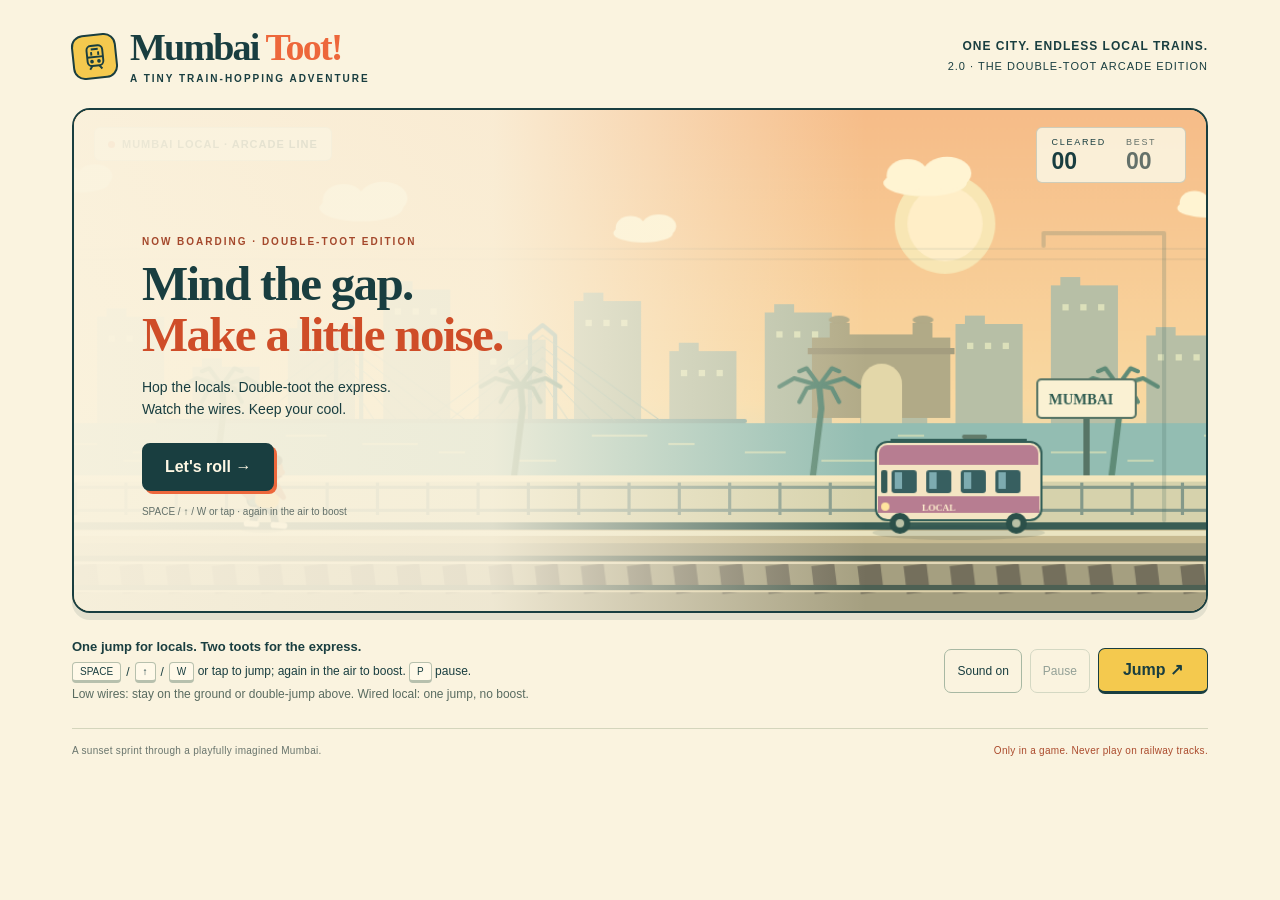
<file: index.html>
<!doctype html>
<html lang="en"><head><meta charset="utf-8"><meta name="viewport" content="width=device-width,initial-scale=1,viewport-fit=cover"><meta name="theme-color" content="#193e40"><title>Mumbai Toot! 2.0 — Double-toot edition</title><style>:root{--ink:#193e40;--paper:#faf3df;--orange:#ed673b;--muted:#64716a;--line:#d4d5bc}*{box-sizing:border-box}body{margin:0;background:var(--paper);color:var(--ink);font-family:Trebuchet MS,Arial,sans-serif}button{font:inherit;cursor:pointer;touch-action:manipulation}button:focus-visible,canvas:focus-visible{outline:3px solid #e35426;outline-offset:4px}.shell{max-width:1200px;margin:auto;padding:28px 32px 22px}.masthead{display:flex;align-items:center;justify-content:space-between;gap:20px;margin-bottom:24px}.brand{display:flex;align-items:center;gap:13px}.brand-icon{width:45px;height:45px;border:2px solid var(--ink);border-radius:12px;display:grid;place-items:center;transform:rotate(-6deg);background:#f4c94e}.brand-icon svg{width:28px;height:28px}h1{font:900 clamp(26px,3vw,38px)/1 Georgia,serif;letter-spacing:-1.8px;margin:0}h1 span{color:var(--orange)}.eyebrow{font-size:10px;letter-spacing:2px;font-weight:bold;margin:7px 0 0;text-transform:uppercase}.edition{text-align:right;font-size:11px;letter-spacing:1px;line-height:1.7}.edition strong{display:block;font-size:12px}.stage{position:relative;overflow:hidden;border:2px solid var(--ink);border-radius:18px;background:#f8c994;box-shadow:0 7px 0 #193e401a;aspect-ratio:1080/480;isolation:isolate}canvas{width:100%;height:100%;display:block;touch-action:none}.hud{position:absolute;inset:17px 20px auto;display:flex;align-items:start;justify-content:space-between;gap:10px;pointer-events:none}.route{font-size:11px;font-weight:bold;letter-spacing:1px;background:#faf3dfe8;border:1px solid #193e4030;border-radius:6px;padding:10px 13px}.dot{display:inline-block;width:7px;height:7px;border-radius:50%;background:#e6663b;margin-right:7px}.scores{display:flex;gap:20px;background:#faf3dfe8;padding:9px 15px;border:1px solid #193e4030;border-radius:6px}.scores div{display:grid;gap:3px;min-width:44px}.scores small{font-size:9px;letter-spacing:1.7px}.scores b{font:800 23px/1 Trebuchet MS,sans-serif;font-variant-numeric:tabular-nums}.scores .best{color:#64716a}.overlay{position:absolute;inset:0;display:flex;align-items:center;padding:65px 6% 30px;background:linear-gradient(90deg,#faf3dff2 0%,#faf3dfdb 37%,#faf3df00 70%)}.overlay[hidden]{display:none}.intro{max-width:450px}.kicker{font-size:10px;letter-spacing:2px;font-weight:bold;text-transform:uppercase;color:#a4482c;margin:0 0 12px}.intro h2{font:900 clamp(26px,4.1vw,49px)/1.04 Georgia,serif;letter-spacing:-1.7px;margin:0 0 15px}.intro h2 em{font-style:normal;color:#cf4d28}.intro p{font-size:14px;line-height:1.6;max-width:305px;margin:0 0 22px}.primary{border:2px solid var(--ink);color:#fff8e4;background:var(--ink);padding:13px 21px;border-radius:8px;font-weight:bold;box-shadow:3px 3px 0 #ed673b;min-height:48px}.primary:hover{background:#285558;transform:translateY(-1px)}.primary:active{transform:translate(2px,2px);box-shadow:1px 1px 0 #ed673b}.hint{font-size:10px!important;color:#64716a;margin:13px 0 0!important}.below{display:flex;justify-content:space-between;align-items:center;gap:16px;margin-top:22px}.how{font-size:12px;line-height:1.9}.how strong{font-size:13px}.keys{display:inline-flex;gap:5px;align-items:center}kbd{font:10px Trebuchet MS,sans-serif;background:#fff9e9;border:1px solid #b7c0ad;border-bottom-width:3px;border-radius:4px;padding:3px 7px}.controls{display:flex;gap:8px;align-items:center}.utility{border:1px solid #a8b8a3;background:transparent;color:var(--ink);border-radius:7px;padding:10px 12px;min-height:44px;font-size:12px}.utility:hover{background:#e7e8d3}button:disabled{opacity:.45;cursor:default}.jump{padding:11px 24px;border:1px solid var(--ink);border-bottom-width:3px;background:#f4c94e;border-radius:7px;min-height:46px;color:var(--ink);font-weight:bold}.jump:active{border-bottom-width:1px;transform:translateY(2px)}footer{display:flex;justify-content:space-between;border-top:1px solid var(--line);padding-top:16px;margin-top:22px;color:#69756d;font-size:10px;letter-spacing:.3px}#announcement{position:absolute;left:-9999px}.badge{color:#ab4b2d}.mobile-note{display:none}@media(max-width:650px){.shell{padding:18px 13px}.masthead{margin-bottom:17px}.edition{display:none}.brand-icon{width:36px;height:36px}.stage{aspect-ratio:1080/680;border-radius:12px}.hud{inset:9px 10px auto}.route{font-size:8px;padding:7px}.scores{gap:9px;padding:6px 8px}.scores small{font-size:7px}.scores b{font-size:17px}.scores div{min-width:28px}.intro h2{font-size:26px;letter-spacing:-1px;margin-bottom:8px}.intro p{font-size:11px;max-width:210px;line-height:1.4;margin-bottom:10px}.overlay{padding:48px 5% 15px}.kicker{font-size:8px;margin-bottom:6px}.primary{padding:8px 13px;min-height:44px;font-size:12px}.hint{display:none}.below{align-items:flex-start;flex-direction:column;margin-top:17px;gap:11px}.controls{width:100%}.jump{margin-left:auto}.how{font-size:11px}.how strong{font-size:12px}.mobile-note{display:inline}footer{line-height:1.7;gap:18px;margin-top:17px}.eyebrow{font-size:8px}}@media(max-height:520px) and (orientation:landscape){.shell{padding:10px 20px}.masthead{display:none}.stage{max-height:calc(100dvh - 87px);width:auto;aspect-ratio:1080/480;margin:auto}.below{margin-top:9px}.how{font-size:10px}footer{display:none}}
/* Double-toot edition: quiet jump reserve, unmistakable advance notices. */
.hazard{position:absolute;top:74px;left:50%;transform:translateX(-50%);max-width:94%;white-space:nowrap;padding:9px 15px;border:2px solid #693c2d;border-radius:6px;background:#ffedb8;color:#783621;font-size:11px;font-weight:bold;letter-spacing:1.2px;box-shadow:0 3px 0 #193e4015;pointer-events:none}.hazard[data-kind="express"]{background:#7b3441;color:#fff0cf;border-color:#4e3037}.hazard[hidden],.reserve[hidden]{display:none}.reserve{position:absolute;left:18px;bottom:13px;display:flex;align-items:center;gap:6px;padding:6px 9px;background:#faf3dfe8;border:1px solid #193e4030;border-radius:5px;color:#315d52;font-size:10px;pointer-events:none}.reserve-label{font-size:8px;letter-spacing:1px;margin-right:2px}.reserve i{width:9px;height:9px;border:1px solid #86632f;background:#efb541;border-radius:50%}.reserve[data-remaining="1"] i:nth-of-type(2),.reserve[data-remaining="0"] i{background:transparent;opacity:.4}#reserve-count{font-variant-numeric:tabular-nums}.hazard-guide{color:#596b60}.how{max-width:660px;text-wrap:pretty}.controls{flex-shrink:0}.intro p{max-width:330px}.intro{max-width:470px}
@media(max-width:650px){.stage{min-height:220px}.hazard{top:52px;font-size:8px;letter-spacing:.5px;padding:6px 9px}.reserve{left:9px;bottom:9px;padding:5px 7px;font-size:9px;gap:5px}.reserve-label{font-size:7px}.reserve i{width:8px;height:8px}.intro{max-width:95%}.overlay{padding:52px 5% 12px;align-items:center}.intro p{max-width:255px;font-size:11px;line-height:1.35;margin-bottom:10px}.intro h2{font-size:clamp(21px,6.6vw,26px)}.kicker{letter-spacing:1px}.how{line-height:1.8}.hazard-guide{display:block;line-height:1.5;margin-top:4px}.controls .jump{min-width:110px}}
@media(max-width:360px){.intro p{font-size:10px;max-width:235px}.intro h2{margin-bottom:6px}.kicker{font-size:7px;margin-bottom:5px}.primary{min-height:44px;padding:7px 12px}.route{letter-spacing:.2px}.scores{gap:6px}.hud{gap:5px}.overlay{padding-top:48px}}
@media(max-height:520px) and (orientation:landscape){.overlay{padding:42px 5% 8px}.intro h2{font-size:25px;margin-bottom:6px}.intro p{font-size:11px;line-height:1.3;margin-bottom:8px}.kicker{font-size:8px;margin-bottom:5px}.hint{display:none}.primary{min-height:44px;padding:8px 13px}.hazard{top:55px;font-size:9px;padding:6px 10px}.how{line-height:1.5}.hazard-guide{display:none}}
</style></head>
<body><main class="shell">
<header class="masthead"><div class="brand"><div class="brand-icon" aria-hidden="true"><svg viewBox="0 0 32 32" fill="none" stroke="currentColor" stroke-width="2.2"><rect x="7" y="3" width="18" height="23" rx="5"/><path d="M7 16h18M12 26l-3 4m11-4 3 4M12 7h8M12 10v4m8-4v4"/><circle cx="12" cy="21" r="1"/><circle cx="20" cy="21" r="1"/></svg></div><div><h1>Mumbai <span>Toot!</span></h1><p class="eyebrow">A tiny train-hopping adventure</p></div></div><div class="edition"><strong>ONE CITY. ENDLESS LOCAL TRAINS.</strong>2.0 · THE DOUBLE-TOOT ARCADE EDITION</div></header>
<section class="stage" aria-label="Mumbai Toot game"><canvas id="game" width="1080" height="480" tabindex="0" aria-label="Side-scrolling game. Space, Up, W or tap to jump. Press again in the air to boost. Jump once over wired locals, stay low under low wires, double jump over express trains. P or Escape pauses."></canvas>
<div class="hud"><div class="route"><span class="dot"></span>MUMBAI LOCAL · ARCADE LINE</div><div class="scores"><div><small>CLEARED</small><b id="score">00</b></div><div class="best"><small>BEST</small><b id="best">00</b></div></div></div>
<div id="hazard" class="hazard" hidden></div><div id="reserve" class="reserve" role="img" aria-label="2 of 2 jumps remaining" data-remaining="2" hidden><span class="reserve-label">TOOTS</span><i></i><i></i><span id="reserve-count">2/2</span></div>
<div class="overlay" id="overlay"><div class="intro"><div class="kicker" id="kicker">Now boarding · Double-toot edition</div><h2 id="heading">Mind the gap.<br><em>Make a little noise.</em></h2><p id="message">Hop the locals. Double-toot the express.<br>Watch the wires. Keep your cool.</p><button id="start" class="primary">Let's roll →</button><p class="hint">SPACE / ↑ / W or tap · again in the air to boost</p></div></div></section>
<div class="below"><div class="how"><strong>One jump for locals. Two toots for the express.</strong><br><span class="keys"><kbd>SPACE</kbd> / <kbd>↑</kbd> / <kbd>W</kbd></span> or tap to jump; again in the air to boost. <kbd>P</kbd> pause.<br><span class="hazard-guide">Low wires: stay on the ground or double-jump above. Wired local: one jump, no boost.</span></div><div class="controls"><button id="sound" class="utility" aria-pressed="true">Sound on</button><button id="pause" class="utility" disabled>Pause</button><button id="jump" class="jump">Jump ↗</button></div></div>
<footer><span>A sunset sprint through a playfully imagined Mumbai.</span><span class="badge">Only in a game. Never play on railway tracks.</span></footer><p id="announcement" aria-live="polite"></p>
</main><script id="engine">var MumbaiEngine = (() => {
  const GROUND = 400;
  function create(){return {mode:'ready',y:GROUND,vy:0,time:0,distance:0,speed:360,trains:[],wires:[],spawn:0.7,cleared:0,jumps:0,jumpsUsed:0,warning:null,deathReason:null,encounters:0,expressCleared:0,wiresDodged:0};}
  function start(s){Object.assign(s,create(),{mode:'playing'});}
  function jump(s){
    if(s.mode!=='playing'||s.jumpsUsed>=2)return false;
    s.vy=s.jumpsUsed===0?-800:Math.min(s.vy,-740);
    s.y=Math.min(s.y,GROUND-0.01);s.jumpsUsed++;s.jumps++;return true;
  }
  function pause(s){if(s.mode==='playing')s.mode='paused';else if(s.mode==='paused')s.mode='playing';}
  // Encounters are isolated: low wires never demand a simultaneous train jump.
  // Express length scales with its velocity, preserving the double-jump challenge.
  function spawnEncounter(s,kind,rng=Math.random){
    const express=kind==='express',speed=Math.min(950,s.speed*(express?1.95:1));
    if(kind!=='low-wire')s.trains.push({x:1130,w:express?Math.round(speed*.8+36):128+rng()*22,h:82,kind:express?'express':'local',speed,tint:express?0:Math.floor(rng()*3),passed:false});
    if(kind==='low-wire'||kind==='local-wires'){
      const low=kind==='low-wire';
      const base=low?[[0,156],[45,172],[95,216],[156,244],[210,222],[255,180],[300,151]]:[[0,88],[50,121],[115,145],[176,151],[240,119],[300,84]];
      const paths=[base,base.map(([x,y])=>[x,y-14])];
      if(low)paths.push([[67,178],[80,196],[71,218],[96,231]]);
      s.wires.push({x:low?1130:1090,w:300,paths,kind:low?'low':'high',speed,passed:false});
    }
    s.warning=null;s.spawn=.45+rng()*.25;
  }
  function segmentHitsRect(ax,ay,bx,by,left,top,right,bottom){
    let enter=0,exit=1;
    for(const [a,delta,min,max] of [[ax,bx-ax,left,right],[ay,by-ay,top,bottom]]){
      if(Math.abs(delta)<1e-9){if(a<min||a>max)return false;continue;}
      let u=(min-a)/delta,v=(max-a)/delta;if(u>v)[u,v]=[v,u];
      enter=Math.max(enter,u);exit=Math.min(exit,v);if(enter>exit)return false;
    }
    return true;
  }
  function wireHitsPlayer(s,wire){
    if(wire.x>197||wire.x+wire.w<163)return false;
    for(const path of wire.paths)for(let i=1;i<path.length;i++){
      const a=path[i-1],b=path[i];
      if(segmentHitsRect(wire.x+a[0],a[1],wire.x+b[0],b[1],163,s.y-67,197,s.y-5))return true;
    }
    return false;
  }
  function step(s,dt,rng=Math.random){
    if(s.mode!=='playing')return;
    dt=Math.min(.1,Math.max(0,dt));
    while(dt>0&&s.mode==='playing'){
      const d=Math.min(dt,1/120);dt-=d;s.time+=d;s.speed=Math.min(580,360+s.time*2.5);s.distance+=s.speed*d;
      s.vy+=1900*d;s.y=Math.min(GROUND,s.y+s.vy*d);if(s.y===GROUND){s.vy=0;s.jumpsUsed=0;}
      for(const t of s.trains){
        t.x-=(t.speed??s.speed)*d;
        if(t.x+10<195&&t.x+t.w-10>166&&s.y-8>GROUND-t.h&&s.y-64<GROUND-4){s.mode='over';s.deathReason=t.kind==='express'?'express':'train';break;}
        if(!t.passed&&t.x+t.w<164){t.passed=true;s.cleared++;if(t.kind==='express')s.expressCleared++;}
      }
      if(s.mode!=='playing')break;
      for(const wire of s.wires){
        wire.x-=(wire.speed??s.speed)*d;
        if(wireHitsPlayer(s,wire)){s.mode='over';s.deathReason='wire';break;}
        if(!wire.passed&&wire.x+wire.w<164){wire.passed=true;s.wiresDodged++;}
      }
      s.trains=s.trains.filter(t=>t.x+t.w>-60);s.wires=s.wires.filter(w=>w.x+w.w>-60);
      if(s.mode!=='playing')break;
      if(s.warning){
        s.warning.remaining-=d;if(s.warning.remaining<=0)spawnEncounter(s,s.warning.kind,rng);
      }else if(!s.trains.length&&!s.wires.length){
        s.spawn-=d;
        if(s.spawn<=0){
          const sequence=['local','local','low-wire','express','local-wires','local','low-wire','express'];
          const kind=sequence[s.encounters++%sequence.length];
          if(kind==='local')spawnEncounter(s,kind,rng);else s.warning={kind,remaining:kind==='express'?1.05:.65};
        }
      }
    }
  }
  return {GROUND,create,start,jump,pause,step,spawnEncounter};
})();</script><script>'use strict';
(() => {
const $=id=>document.getElementById(id),canvas=$('game'),ctx=canvas.getContext('2d'),E=MumbaiEngine,s=E.create();
let best=0,sound=true,audio=null,last=0,clock=0,tootAge=10,lastScore=0,boostToot=false,lastWarning='';
try{best=Math.max(0,Number(localStorage.getItem('mumbai-toot-best-v2'))||0);sound=localStorage.getItem('mumbai-toot-sound')!=='off';}catch{}
$('best').textContent=String(best).padStart(2,'0');
function rr(x,y,w,h,r,fill,stroke){ctx.beginPath();ctx.roundRect(x,y,w,h,r);if(fill){ctx.fillStyle=fill;ctx.fill();}if(stroke){ctx.strokeStyle=stroke;ctx.lineWidth=2;ctx.stroke();}}
function rect(x,y,w,h,c){ctx.fillStyle=c;ctx.fillRect(x,y,w,h);}
function line(p,c,w=2){ctx.beginPath();ctx.moveTo(...p[0]);for(let i=1;i<p.length;i++)ctx.lineTo(...p[i]);ctx.strokeStyle=c;ctx.lineWidth=w;ctx.lineCap='round';ctx.lineJoin='round';ctx.stroke();}
function ellipse(x,y,rx,ry,c){ctx.fillStyle=c;ctx.beginPath();ctx.ellipse(x,y,rx,ry,0,0,Math.PI*2);ctx.fill();}
function text(str,x,y,size,c,font='Trebuchet MS'){ctx.font=`bold ${size}px ${font}`;ctx.fillStyle=c;ctx.fillText(str,x,y);}
function soundUI(){$('sound').textContent=sound?'Sound on':'Sound off';$('sound').setAttribute('aria-pressed',String(sound));}soundUI();
function unlock(){if(!sound)return;try{audio=audio||new(window.AudioContext||window.webkitAudioContext)();if(audio.state==='suspended')audio.resume().catch(()=>{});}catch{}}
function beep(kind){if(!sound)return;unlock();if(!audio)return;try{const n=audio.currentTime,o=audio.createOscillator(),g=audio.createGain();o.connect(g);g.connect(audio.destination);
if(kind==='jump'||kind==='boost'){const boost=kind==='boost';o.type=boost?'sawtooth':'triangle';o.frequency.setValueAtTime(boost?560:310+Math.random()*80,n);o.frequency.exponentialRampToValueAtTime(boost?280:105,n+.13);o.frequency.setValueAtTime(boost?660:160,n+.16);o.frequency.exponentialRampToValueAtTime(boost?190:75,n+.26);g.gain.setValueAtTime(.0001,n);g.gain.exponentialRampToValueAtTime(.23,n+.018);g.gain.exponentialRampToValueAtTime(.0001,n+.29);o.start(n);o.stop(n+.3);}else{o.type='sine';o.frequency.setValueAtTime(kind==='score'?640:180,n);o.frequency.exponentialRampToValueAtTime(kind==='score'?960:60,n+.16);g.gain.setValueAtTime(.1,n);g.gain.exponentialRampToValueAtTime(.0001,n+.2);o.start(n);o.stop(n+.21);}}catch{}}
function deathCopy(){return s.deathReason==='wire'?'Those live wires caught you. Stay low under low wires; use just one jump over a wired local.':s.deathReason==='express'?'That express was longer and faster. Jump, then tap again in the air to boost over every car.':'That local caught you. Jump just before it reaches you; save your second toot for the express.';}
function showOverlay(kind){const ready=kind==='ready',paused=kind==='paused';$('overlay').hidden=false;$('kicker').textContent=ready?'Now boarding · Double-toot edition':paused?'Taking a breather':'That was a close commute';$('heading').innerHTML=ready?'Mind the gap.<br><em>Make a little noise.</em>':paused?'Hold that <em>toot.</em>':'End of the <em>line!</em>';$('message').innerHTML=ready?'Hop the locals. Double-toot the express.<br>Watch the wires. Keep your cool.':paused?'Your sunset sprint is paused.<br>Ready when you are.':`<strong>${s.cleared}</strong> train${s.cleared===1?'':'s'} cleared. ${s.cleared&&s.cleared>=best?'Personal best!':''}<br>${deathCopy()}`;$('start').textContent=ready?"Let's roll →":paused?'Keep rolling →':'One more ride ↻';}
const warningLabels={'express':'EXPRESS · DOUBLE TOOT','low-wire':'LIVE WIRES · STAY LOW','local-wires':'LOW CLEARANCE · ONE JUMP'};
function hazardKind(){if(s.warning)return s.warning.kind;const wires=(s.wires||[]).filter(w=>w.x+w.w>150).sort((a,b)=>a.x-b.x);if(wires.length)return wires[0].kind==='low'?'low-wire':'local-wires';if(s.trains.some(t=>t.kind==='express'&&t.x+t.w>150))return 'express';return '';}
function hud(){const playing=s.mode==='playing',kind=playing?hazardKind():'';const label=warningLabels[kind]||'';$('hazard').hidden=!label;$('hazard').textContent=label;$('hazard').dataset.kind=kind;if(label!==lastWarning){lastWarning=label;if(label)$('announcement').textContent=label.replace(' · ','. ');}const left=Math.max(0,2-(s.jumpsUsed||0));$('reserve').hidden=!playing;$('reserve').setAttribute('aria-label',`${left} of 2 jumps remaining`);$('reserve').dataset.remaining=String(left);$('reserve-count').textContent=`${left}/2`;$('jump').textContent=playing&&s.jumpsUsed===1?'Boost ↗↗':'Jump ↗';}
function sync(){$('pause').disabled=s.mode==='ready'||s.mode==='over';$('pause').textContent=s.mode==='paused'?'Resume':'Pause';$('jump').disabled=s.mode==='paused';if(s.mode==='playing')$('overlay').hidden=true;else showOverlay(s.mode);$('score').textContent=String(s.cleared).padStart(2,'0');hud();}
function start(){unlock();E.start(s);tootAge=10;boostToot=false;lastScore=0;lastWarning='';sync();$('announcement').textContent='Run started. One tap to jump, a second tap in the air to boost. Watch the warning signs.';canvas.focus({preventScroll:true});}
function jump(){unlock();if(s.mode==='ready'||s.mode==='over'){start();return;}if(E.jump(s)){tootAge=0;boostToot=s.jumpsUsed===2;beep(boostToot?'boost':'jump');hud();}}
function pause(){E.pause(s);sync();}
$('start').addEventListener('click',()=>{if(s.mode==='paused'){pause();canvas.focus({preventScroll:true});}else start();});
$('jump').addEventListener('pointerdown',e=>{e.preventDefault();jump();});$('jump').addEventListener('click',e=>{if(e.detail===0)jump();});
canvas.addEventListener('pointerdown',e=>{e.preventDefault();jump();canvas.focus({preventScroll:true});});$('pause').addEventListener('click',pause);
$('sound').addEventListener('click',()=>{sound=!sound;soundUI();if(sound){unlock();beep('score');}try{localStorage.setItem('mumbai-toot-sound',sound?'on':'off');}catch{}});
document.addEventListener('keydown',e=>{if(e.target.closest?.('button')){if(e.code==='Space'&&e.repeat)e.preventDefault();return;}if(['Space','ArrowUp','KeyW'].includes(e.code)){e.preventDefault();if(!e.repeat)jump();}else if(['KeyP','Escape'].includes(e.code)&&!e.repeat){e.preventDefault();pause();}});
document.addEventListener('visibilitychange',()=>{if(document.hidden&&s.mode==='playing'){E.pause(s);sync();}});window.addEventListener('blur',()=>{if(s.mode==='playing'){E.pause(s);sync();}});
function cloud(x,y,k){ctx.save();ctx.translate(x,y);ctx.scale(k,k);ellipse(0,0,38,12,'#fff4d2');ellipse(20,-9,22,15,'#fff4d2');ellipse(-16,-7,19,15,'#fff4d2');ctx.restore();}
function skyline(offset){const wash=ctx.createLinearGradient(0,0,0,400);wash.addColorStop(0,'#f6bc88');wash.addColorStop(.7,'#f9d9a1');wash.addColorStop(1,'#d2dbc2');rect(0,0,1080,480,wash);ellipse(831,109,48,48,'#f8e6b4');ellipse(831,109,36,36,'#ffeec7');
for(let i=0;i<5;i++)cloud(((i*269+115-offset*.025)%1400+1400)%1400-110,70+(i%3)*24,.75+(i%2)*.3);
for(let i=-1;i<18;i++){const x=((i*91-offset*.11)%1600+1600)%1600-160,h=55+((i+20)*37%85);rect(x,302-h,64,h,'#b7bfa6');rect(x+9,294-h,19,9,'#b7bfa6');for(let j=0;j<3;j++)rect(x+11+j*17,320-h,6,6,'#dce0ba');}
// Gateway-inspired silhouette beside the sea.
const gx=704-(offset*.055%1500);ctx.fillStyle='#b1aa87';ctx.beginPath();ctx.moveTo(gx,295);ctx.lineTo(gx,218);ctx.lineTo(gx+17,218);ctx.lineTo(gx+17,204);ctx.lineTo(gx+36,204);ctx.lineTo(gx+36,215);ctx.lineTo(gx+96,215);ctx.lineTo(gx+96,204);ctx.lineTo(gx+115,204);ctx.lineTo(gx+115,218);ctx.lineTo(gx+132,218);ctx.lineTo(gx+132,295);ctx.closePath();ctx.fill();rr(gx+47,243,39,62,[20,20,0,0],'#e3d7a9');rect(gx-4,228,140,6,'#a49d7f');ellipse(gx+26,201,10,4,'#b1aa87');ellipse(gx+106,201,10,4,'#b1aa87');
// Sea Link-inspired cable bridge in the distant scenery.
const bx=80-(offset*.07%1500);line([[bx,298],[bx+560,298]],'#8baba1',4);for(const tx of [bx+170,bx+355]){line([[tx,297],[tx,216],[tx+12,206],[tx+24,216],[tx+24,297]],'#8baba1',4);for(let j=0;j<5;j++)line([[tx+12,216+j*11],[tx-100+j*22,298]],'#98b5a5',1);for(let j=0;j<5;j++)line([[tx+12,216+j*11],[tx+125-j*22,298]],'#98b5a5',1);}
rect(0,300,1080,52,'#93bdb2');for(let i=0;i<20;i++){const x=((i*73-offset*.15)%1250+1250)%1250-90;rect(x,311+(i%4)*8,25+(i%3)*14,2,'#c5d6b5');}
for(let i=0;i<5;i++){const x=((i*285-offset*.25)%1550+1550)%1550-150;line([[x,350],[x+8,286],[x+6,264]],'#5f8b77',6);for(let j=0;j<6;j++){const a=j*Math.PI/3;line([[x+6,264],[x+6+Math.cos(a)*24,257+Math.sin(a)*11],[x+6+Math.cos(a)*38,265+Math.sin(a)*17]],'#5f8b77',4);}}
rect(0,350,1080,45,'#d6d2ac');rect(0,350,1080,6,'#f4e7bd');for(let i=-1;i<30;i++){const x=i*48-(offset*.65%48);rect(x,357,3,31,'#84998a');}rect(0,360,1080,3,'#84998a');rect(0,382,1080,3,'#84998a');const sx=((950-offset*.45)%1700+1700)%1700;rect(sx+13,280,6,70,'#577566');rr(sx-31,258,94,37,4,'#faf1d3','#577566');text('MUMBAI',sx-20,282,14,'#315d52');
const pole=((1040-offset*.55)%1300+1300)%1300;line([[pole,393],[pole,118],[pole-115,118],[pole-115,130]],'#486f6538',4);line([[0,133],[1080,133]],'#486f6528',1);line([[0,143],[1080,143]],'#486f6528',1);
rect(0,395,1080,85,'#c7ba91');rect(0,395,1080,7,'#395d54');rect(0,403,1080,5,'#eae4c1');rect(0,415,1080,65,'#a59f80');for(let i=-1;i<32;i++){const x=i*44-(offset%44);ctx.save();ctx.translate(x,442);ctx.rotate(-.12);rect(0,-5,22,27,'#746f5c');ctx.restore();}rect(0,427,1080,5,'#4d6053');rect(0,433,1080,2,'#e2d7b6');rect(0,455,1080,5,'#4d6053');rect(0,460,1080,2,'#ddd0a9');}
function train(t){
const x=t.x,w=t.w,y=400-t.h,express=t.kind==='express';
ellipse(x+w/2,405,w*.52,7,'#193e4020');
if(express){
  // Every carriage is drawn, including its underframe and bogies.
  const cars=Math.max(3,Math.ceil(w/172)),gap=9,cw=(w-gap*(cars-1))/cars;
  for(let i=0;i<cars;i++){
    const cx=x+i*(cw+gap);
    if(i) {rr(cx-gap-2,y+19,gap+4,44,2,'#283f3a');for(let k=0;k<3;k++)line([[cx-gap+2+k*3,y+21],[cx-gap+2+k*3,y+60]],'#67736a',1);}
    rr(cx,y,cw,t.h-7,9,'#7b3441','#294c47');
    rr(cx+3,y+3,cw-6,13,[7,7,0,0],'#aa5960');rect(cx+2,y+50,cw-4,9,'#efd39b');rect(cx+5,y+64,cw-10,8,'#582a36');
    const windows=Math.max(3,Math.floor((cw-30)/29));
    for(let k=0;k<windows;k++){const wx=cx+12+k*29;rr(wx,y+23,21,22,3,'#213f46','#d4ba99');rect(wx+3,y+26,5,15,'#7da7a5');line([[wx+11,y+26],[wx+17,y+26]],'#d8e7cb',1);}
    rect(cx+10,y-3,cw-20,3,'#3a5148');rr(cx+cw*.55,y-7,24,4,2,'#6b7867');
    for(const xx of [cx+24,cx+cw-24]){rect(xx-13,388,26,6,'#29463e');ellipse(xx,396,9,9,'#263f3a');ellipse(xx,396,3,3,'#b8b99a');}
    if(i===0){rr(cx+3,y+23,6,23,2,'#dfd3ae');ellipse(cx+7,y+63,4,4,'#ffe4a0');text('EXPRESS',cx+35,y+58,8,'#61323a');}
    else text('MUMBAI  •  '+String(i+1).padStart(2,'0'),cx+35,y+58,7,'#61323a');
  }
  // Speed strokes are low and behind the train, never fake overhead hazards.
  for(let i=0;i<3;i++)line([[x+w+12,351+i*16],[x+w+48+i*16,351+i*16]],'#9c55505c',3);
  return;
}
const c=['#b77d91','#4b8d86','#d98b46'][t.tint||0];rr(x,y,w,t.h-7,11,'#f4e5c3','#315e57');rr(x+3,y+3,w-6,19,[8,8,0,0],c);rect(x+2,y+52,w-4,16,c);for(let i=0;i<Math.floor((w-25)/33);i++){rr(x+15+i*33,y+27,24,22,3,'#375f60');rect(x+18+i*33,y+29,7,16,'#7dabb0');}rr(x+5,y+27,6,22,2,'#345b56');ellipse(x+9,y+62,4,4,'#ffe49e');rect(x+14,y-3,w-28,3,'#315e57');rr(x+w*.52,y-7,24,4,2,'#627b6a');for(const xx of [x+23,x+w-24]){ellipse(xx,396,10,10,'#2b5049');ellipse(xx,396,4,4,'#b9c1a6');}text('LOCAL',x+44,y+66,9,'#fff0ce');}
function wirePoles(w){
  // Trackside supports are scenery behind the running lane; only the cables zap.
  const spans=w.paths.filter(path=>path.length>1&&path[0][0]===0&&path[path.length-1][0]===w.w);
  if(!spans.length)return;
  for(const side of [0,1]){
    const anchorX=w.x+(side?w.w:0),out=side?1:-1,poleX=anchorX+out*22,baseY=390;
    const ends=spans.map(path=>path[side?path.length-1:0]);
    const topY=Math.min(...ends.map(p=>p[1]))-27;
    // Weathered concrete footings and a braced steel mast, slightly tapered.
    ellipse(poleX,baseY+2,19,4,'#254c4228');
    rr(poleX-13,baseY-10,26,12,3,'#b9b99b','#526d5d');
    line([[poleX,baseY-8],[poleX-out*3,topY]],'#3d6054',11);
    line([[poleX-2,baseY-13],[poleX-out*3-1,topY+3]],'#81927a',4);
    for(let y=topY+35;y<baseY-95;y+=43){
      line([[poleX-5,y],[poleX+4,y]],'#334f45',2);
      ellipse(poleX+1,y+4,1.5,1.5,'#d9d4ab');
    }
    // Each live span terminates on a crossarm and ribbed ceramic insulator.
    for(const [,y] of ends){
      line([[poleX,y+12],[anchorX-out*8,y+12]],'#38574b',6);
      line([[poleX,y+38],[anchorX,y+12]],'#5e7561',3);
      line([[anchorX,y],[anchorX,y+12]],'#4f5640',5);
      for(const dy of [4,8,12])line([[anchorX-5,y+dy],[anchorX+5,y+dy]],'#f2dfaa',3);
    }
    // Familiar black/yellow bands and a small high-voltage warning plate.
    for(let y=baseY-53;y<baseY-15;y+=12){
      rect(poleX-5,y,10,6,'#dcb653');rect(poleX-5,y+6,10,6,'#3b4e3f');
    }
    rr(poleX-8,baseY-84,16,24,2,'#e8bd55','#3d5849');
    line([[poleX+3,baseY-80],[poleX-3,baseY-72],[poleX+2,baseY-72],[poleX-3,baseY-64]],'#434632',2);
  }
}
function wire(w){
  // Render the exact engine polylines, not a smoothed or invented collision line.
  for(let j=0;j<w.paths.length;j++){
    const points=w.paths[j].map(([dx,y])=>[w.x+dx,y]);if(points.length<2)continue;
    ctx.save();ctx.shadowColor='#ed9b44';ctx.shadowBlur=7;line(points,'#57392b',6);ctx.shadowBlur=0;line(points,'#aa6a39',2);ctx.restore();
    if(w.paths[j][0][0]===0&&w.paths[j][w.paths[j].length-1][0]===w.w)for(const index of [0,points.length-1]){const [x,y]=points[index];rr(x-5,y-5,10,10,2,'#eed49a','#5c5741');line([[x-5,y-1],[x+5,y-1]],'#84663c',1);}
    // Short sparks hang from actual vertices; their flicker reads as electricity.
    if(Math.sin(clock*19+j*2)>.15){const [x,y]=points[Math.floor(points.length/2)];line([[x,y+3],[x-3,y+9],[x+3,y+10],[x-1,y+17]],'#e9a343',3);line([[x,y+3],[x-3,y+9],[x+3,y+10],[x-1,y+17]],'#fff0b0',1);}
  }
}
function player(){const air=s.y<399.9,run=s.mode==='playing'?Math.sin(s.time*19):Math.sin(clock*3)*.2;ellipse(180,401,air?14:22,4,air?'#193e4018':'#193e4033');ctx.save();ctx.translate(180,s.y);ctx.rotate(air?-.13:.06);line([[0,-21],[-8-(air?7:run*8),-11],[-11-(air?9:run*10),-3]],'#244b4b',7);line([[3,-21],[10+(air?6:run*8),-13],[13+(air?3:run*11),-3]],'#244b4b',7);rr(-19-(air?9:run*10),-6,15,6,3,'#fff5d7');rr(8+(air?3:run*11),-6,16,6,3,'#fff5d7');rr(-16,-43,13,23,5,'#417c70','#244f49');rr(-9,-43,23,24,7,'#f2b43f');line([[8,-38],[air?19:18,-30],[air?25:12,-40]],'#ab6641',5);line([[-5,-38],[-15,-28],[-20,-32]],'#ab6641',5);ctx.fillStyle='#e05b39';ctx.beginPath();ctx.moveTo(-5,-44);ctx.lineTo(-29-Math.sin(clock*15)*3,-49);ctx.lineTo(-23,-39);ctx.closePath();ctx.fill();rr(-6,-47,14,6,2,'#e05b39');ellipse(4,-56,12,13,'#b9764a');ellipse(14,-54,4,3,'#b9764a');rr(-8,-70,23,10,5,'#273f3a');rect(-8,-62,7,7,'#273f3a');ellipse(10,-58,1.5,1.8,'#213f39');line([[11,-49],[15,-50]],'#753e2d',1.5);ctx.restore();
if(tootAge<(boostToot?.72:.55)){ctx.save();const duration=boostToot?.72:.55;ctx.globalAlpha=1-tootAge/duration;const x=118-tootAge*35,y=s.y-31-tootAge*45;for(let i=0;i<(boostToot?5:3);i++)ellipse(x-i*11,y+i*6,9+i*2,7+i*2,boostToot?'#ffe6a0':'#f0cf7b');if(boostToot){for(let i=0;i<3;i++)line([[150-i*11,s.y+5+i*5],[146-i*11,s.y+14+i*7]],'#e79037',3);}ctx.translate(x-(boostToot?50:42),y-23);ctx.rotate(-.16);text(boostToot?'TOOT TOOT!':'toot!',0,0,boostToot?20:23,boostToot?'#a33f26':'#ba4c2e','Georgia');ctx.restore();}}
function draw(){ctx.clearRect(0,0,1080,480);skyline(s.distance);for(const w of s.wires||[])wirePoles(w);if(s.mode==='ready')train({x:765,w:158,h:82,tint:0});for(const t of s.trains)train(t);for(const w of s.wires||[])wire(w);player();if(s.mode==='over')text(s.deathReason==='wire'?'ZAP!':'OOPS!',144,s.y-91,22,'#ac482c','Georgia');}
function frame(now){const dt=last?Math.min((now-last)/1000,.05):0;last=now;const prev=s.mode;if(s.mode!=='paused'){clock+=dt;tootAge+=dt;}E.step(s,dt);if(s.cleared!==lastScore){lastScore=s.cleared;$('score').textContent=String(s.cleared).padStart(2,'0');beep('score');}if(prev==='playing'&&s.mode==='over'){beep('crash');if(s.cleared>best){best=s.cleared;$('best').textContent=String(best).padStart(2,'0');try{localStorage.setItem('mumbai-toot-best-v2',String(best));}catch{}}sync();$('announcement').textContent=`Run over. ${s.cleared} trains cleared. ${deathCopy()} Play again to retry.`;}hud();draw();requestAnimationFrame(frame);}
window.mumbaiToot=Object.freeze({snapshot:()=>({...s,version:'2.0',trains:s.trains.map(t=>({...t})),wires:(s.wires||[]).map(w=>({...w,paths:w.paths.map(path=>path.map(point=>[...point]))})),warning:s.warning?{...s.warning}:null,best,sound,audioState:audio?.state||'not-started'})});sync();requestAnimationFrame(frame);
})();</script></body></html>
</file>
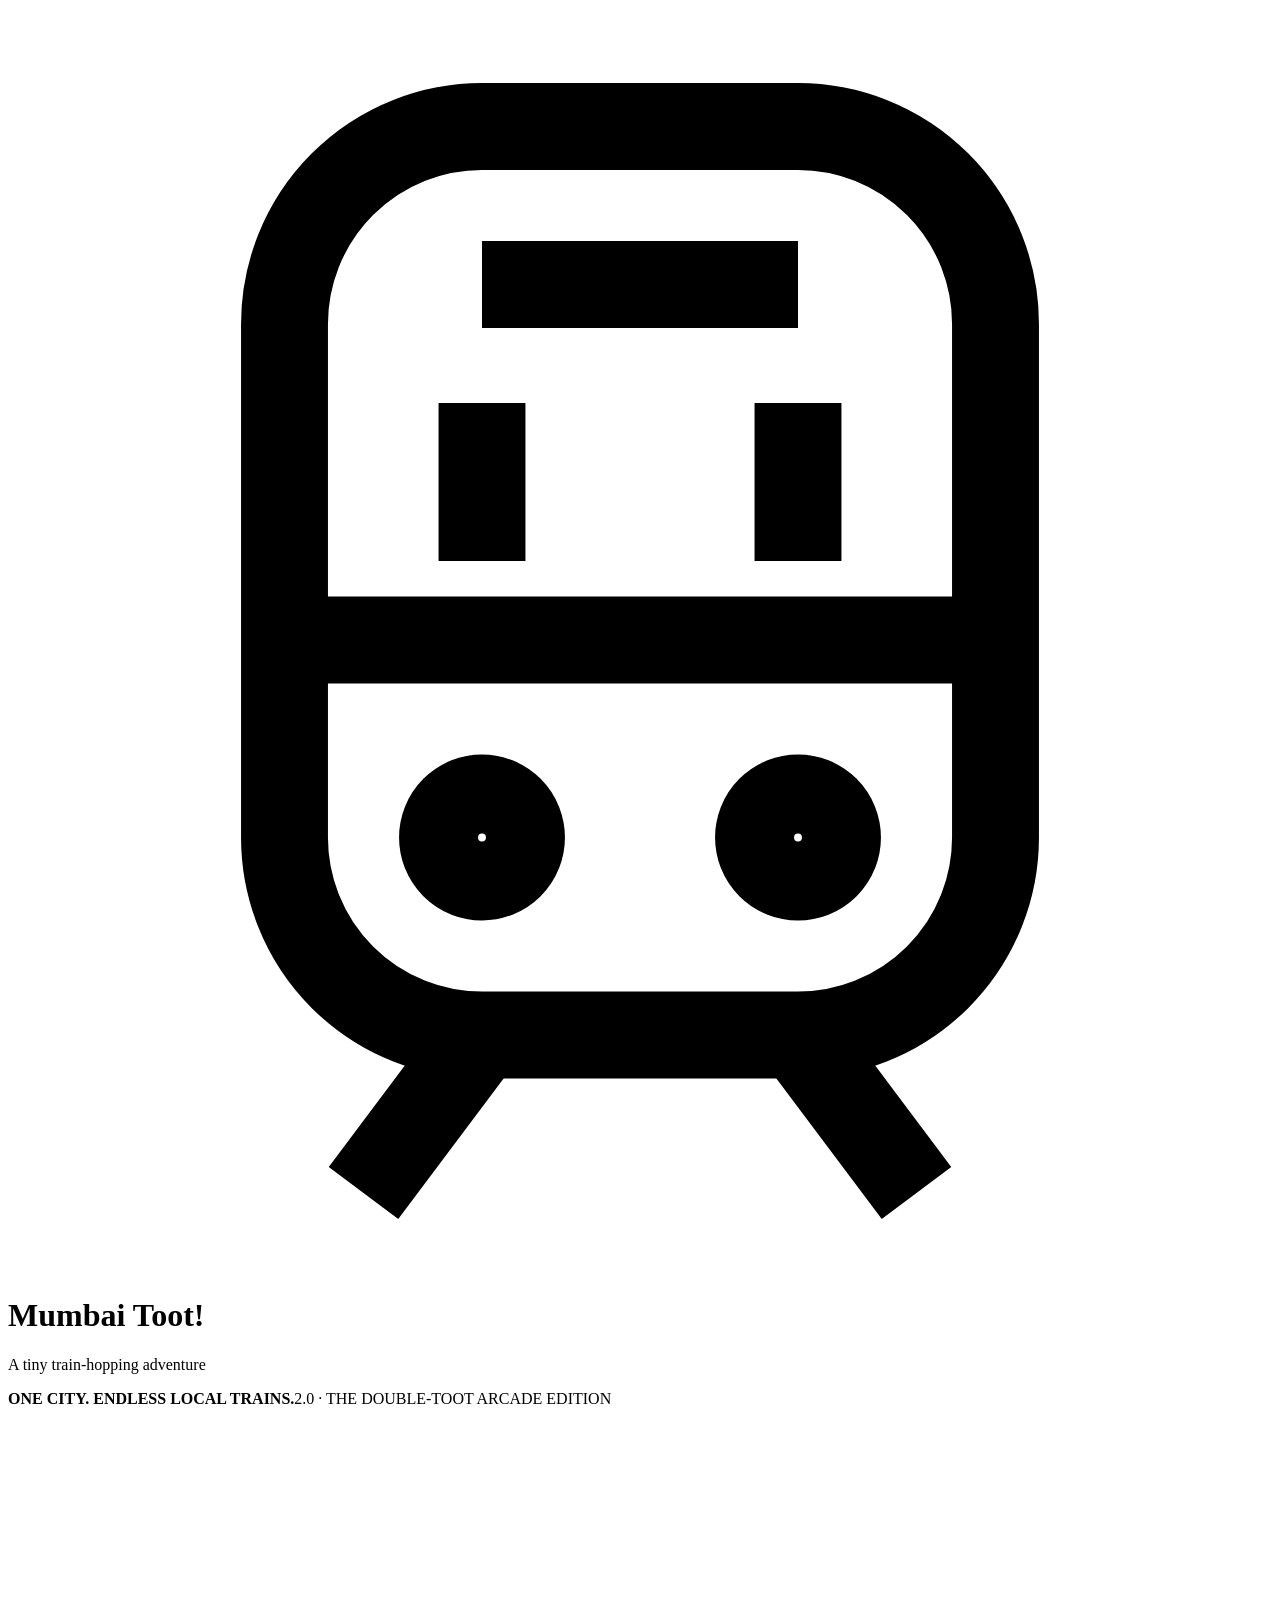
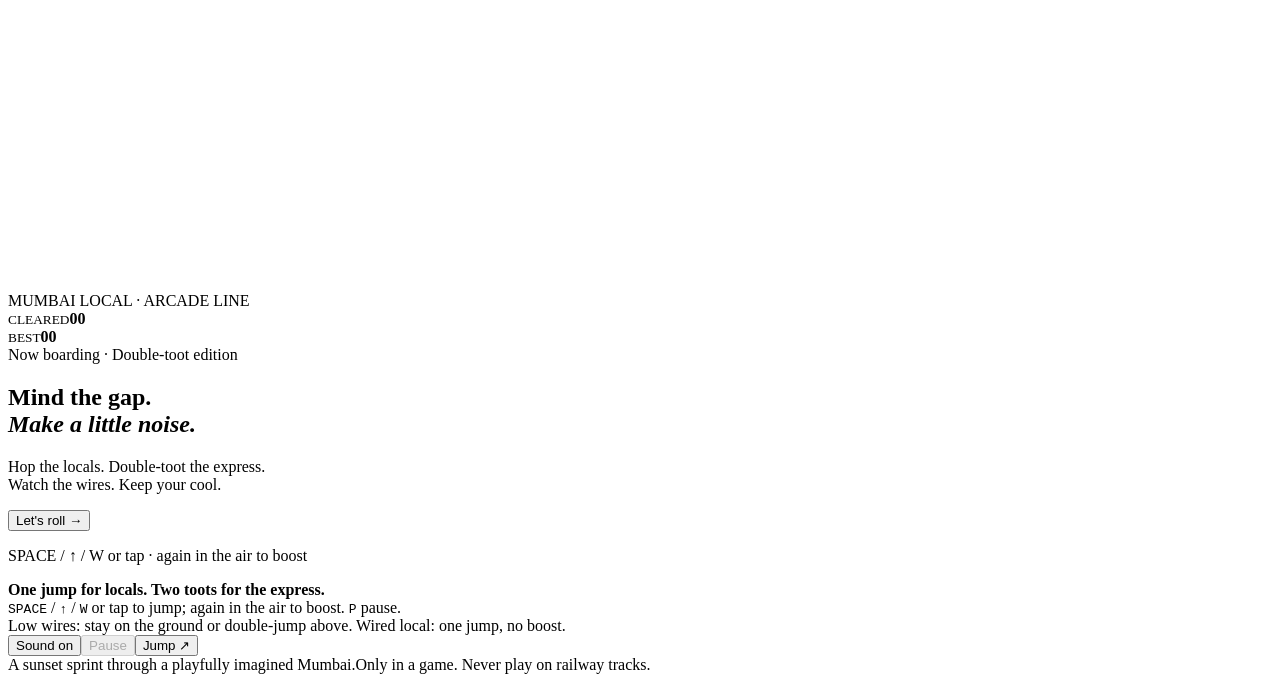
<file: template.html>
<!doctype html>
<html lang="en"><head><meta charset="utf-8"><meta name="viewport" content="width=device-width,initial-scale=1,viewport-fit=cover"><meta name="theme-color" content="#193e40"><title>Mumbai Toot! 2.0 — Double-toot edition</title><style>/* STYLE */</style></head>
<body><main class="shell">
<header class="masthead"><div class="brand"><div class="brand-icon" aria-hidden="true"><svg viewBox="0 0 32 32" fill="none" stroke="currentColor" stroke-width="2.2"><rect x="7" y="3" width="18" height="23" rx="5"/><path d="M7 16h18M12 26l-3 4m11-4 3 4M12 7h8M12 10v4m8-4v4"/><circle cx="12" cy="21" r="1"/><circle cx="20" cy="21" r="1"/></svg></div><div><h1>Mumbai <span>Toot!</span></h1><p class="eyebrow">A tiny train-hopping adventure</p></div></div><div class="edition"><strong>ONE CITY. ENDLESS LOCAL TRAINS.</strong>2.0 · THE DOUBLE-TOOT ARCADE EDITION</div></header>
<section class="stage" aria-label="Mumbai Toot game"><canvas id="game" width="1080" height="480" tabindex="0" aria-label="Side-scrolling game. Space, Up, W or tap to jump. Press again in the air to boost. Jump once over wired locals, stay low under low wires, double jump over express trains. P or Escape pauses."></canvas>
<div class="hud"><div class="route"><span class="dot"></span>MUMBAI LOCAL · ARCADE LINE</div><div class="scores"><div><small>CLEARED</small><b id="score">00</b></div><div class="best"><small>BEST</small><b id="best">00</b></div></div></div>
<div id="hazard" class="hazard" hidden></div><div id="reserve" class="reserve" role="img" aria-label="2 of 2 jumps remaining" data-remaining="2" hidden><span class="reserve-label">TOOTS</span><i></i><i></i><span id="reserve-count">2/2</span></div>
<div class="overlay" id="overlay"><div class="intro"><div class="kicker" id="kicker">Now boarding · Double-toot edition</div><h2 id="heading">Mind the gap.<br><em>Make a little noise.</em></h2><p id="message">Hop the locals. Double-toot the express.<br>Watch the wires. Keep your cool.</p><button id="start" class="primary">Let's roll →</button><p class="hint">SPACE / ↑ / W or tap · again in the air to boost</p></div></div></section>
<div class="below"><div class="how"><strong>One jump for locals. Two toots for the express.</strong><br><span class="keys"><kbd>SPACE</kbd> / <kbd>↑</kbd> / <kbd>W</kbd></span> or tap to jump; again in the air to boost. <kbd>P</kbd> pause.<br><span class="hazard-guide">Low wires: stay on the ground or double-jump above. Wired local: one jump, no boost.</span></div><div class="controls"><button id="sound" class="utility" aria-pressed="true">Sound on</button><button id="pause" class="utility" disabled>Pause</button><button id="jump" class="jump">Jump ↗</button></div></div>
<footer><span>A sunset sprint through a playfully imagined Mumbai.</span><span class="badge">Only in a game. Never play on railway tracks.</span></footer><p id="announcement" aria-live="polite"></p>
</main><script id="engine">/* ENGINE */</script><script>/* GAME */</script></body></html>
</file>
